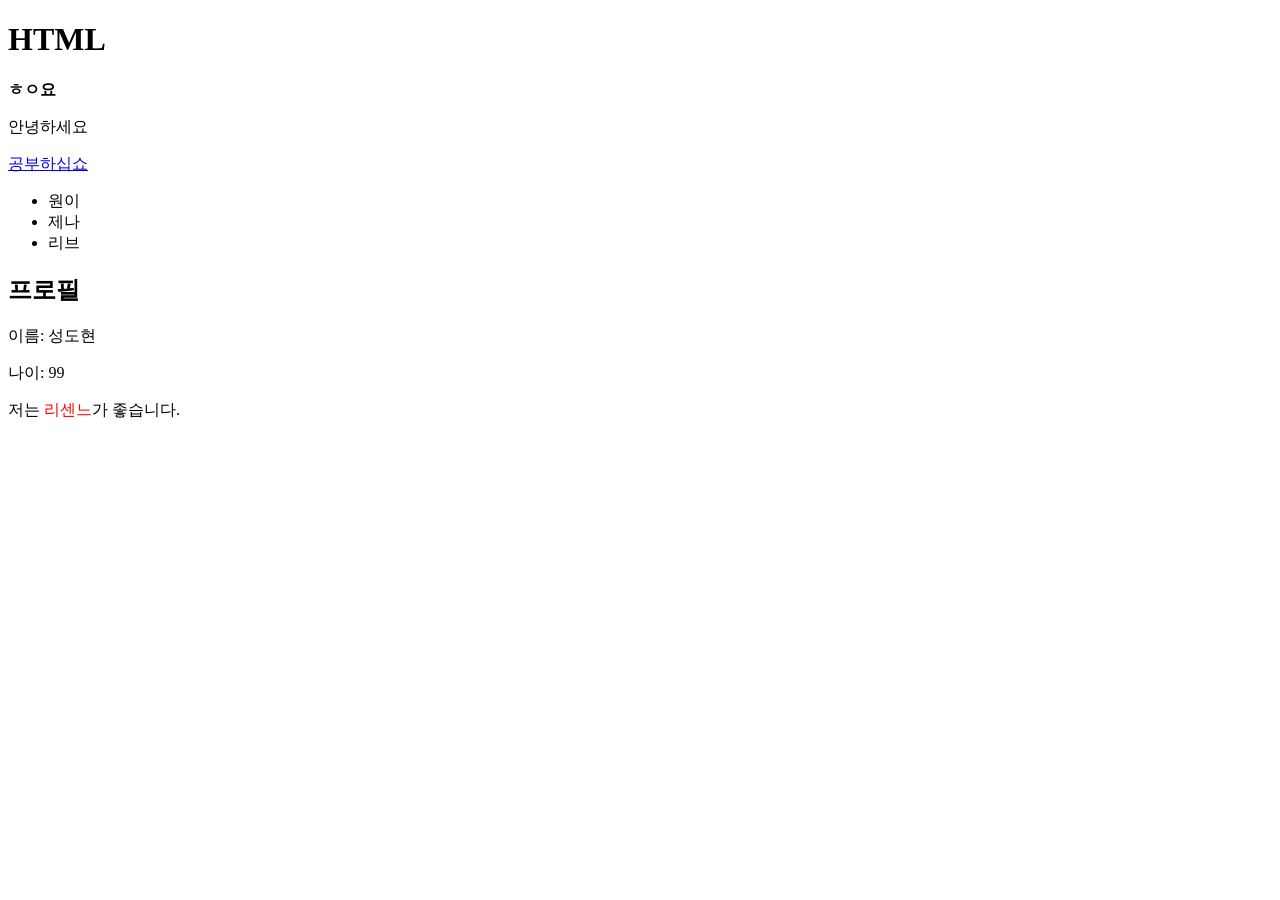
<file: HTML/practice.html>
<!DOCTYPE html>
<html>
<head>
<title>HTML</title>
</head>
<body>

<h1>HTML</h1>

<p>
    <strong>ㅎㅇ요</strong>
</p>
<p class="text">안녕하세요
</p>
<a href="https://app.notion.com/p/a3b2d89e5ce18362b03c010a95ea62e2">공부하십쇼</a>

<ul>
    <li>원이</li>
    <li>제나</li>
    <li>리브</li>
</ul>

<div>
    <h2>프로필</h2>
    <p>이름: 성도현</p>
    <p>나이: 99</p>
</div>

<p>
    저는 <span style="color: red;">리센느</span>가 좋습니다.
</p>

</body> 
</html>
</file>
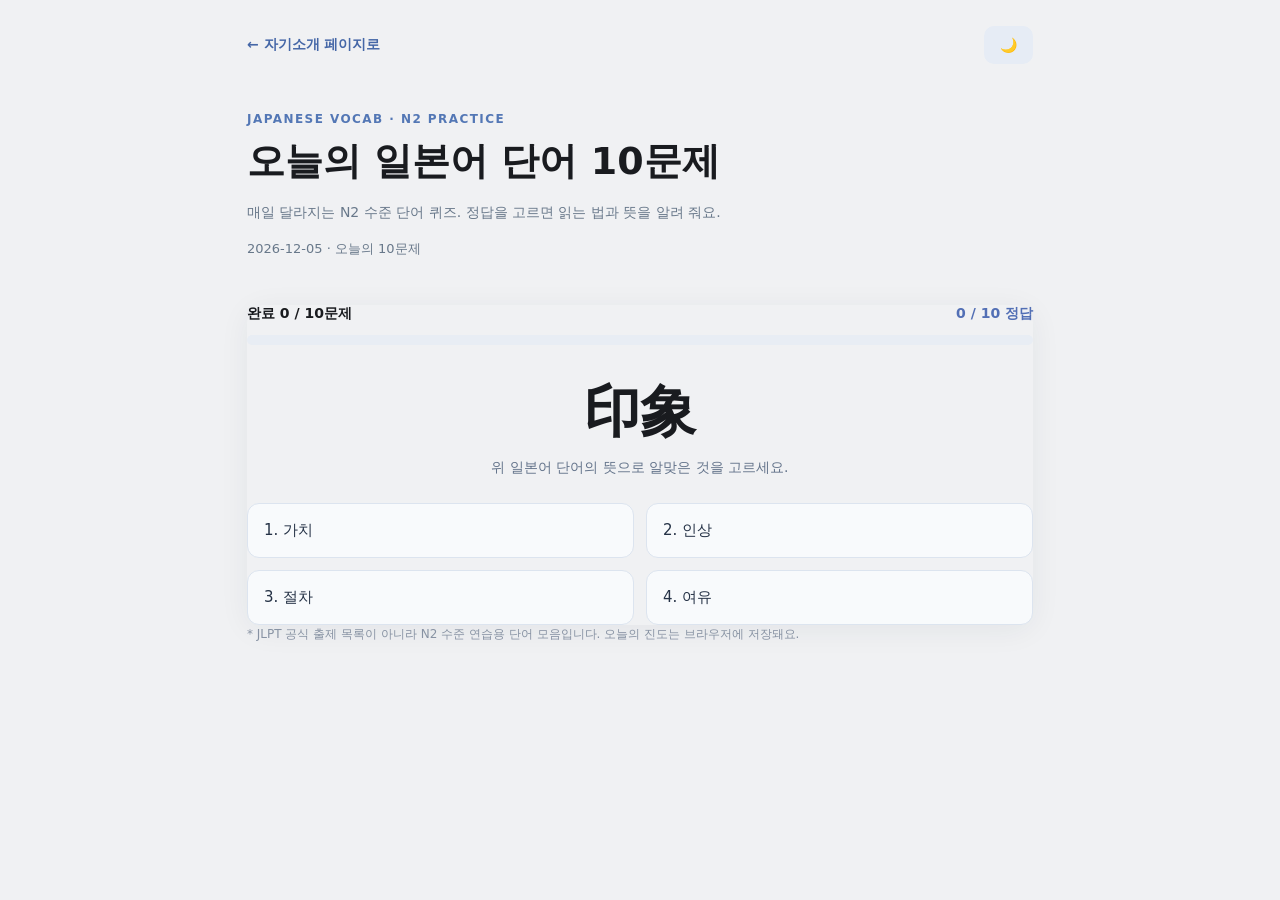
<file: HTML/backup/quiz.html>
<!DOCTYPE html>
<html lang="ko">
<head>
    <meta charset="UTF-8">
    <meta name="viewport" content="width=device-width, initial-scale=1.0">
    <title>오늘의 N2 단어 퀴즈 | 自己紹介</title>
    <!-- 기존 메인 페이지의 기본 디자인과 신규 퀴즈 디자인 적용 -->
    <link rel="stylesheet" href="css/style.css">
    <link rel="stylesheet" href="css/dashboard.css">
    <link rel="stylesheet" href="css/quiz.css">
</head>
<body>
    <main class="quiz-shell">
        <header class="quiz-header">
            <a href="index.html" class="back-link">← 자기소개 페이지로</a>
            <button type="button" id="quizThemeBtn" class="secondary-btn" aria-label="다크모드 전환">🌙</button>
        </header>
        <div class="quiz-hero">
            <span class="quiz-label">JAPANESE VOCAB · N2 PRACTICE</span>
            <h1>오늘의 일본어 단어 10문제</h1>
            <p>매일 달라지는 N2 수준 단어 퀴즈. 정답을 고르면 읽는 법과 뜻을 알려 줘요.</p>
            <p id="quizDate" class="quiz-date"></p>
        </div>
        <section class="content quiz-card" aria-label="단어 퀴즈">
            <div class="quiz-progress-row">
                <strong id="quizProgressText">준비 중...</strong>
                <span id="quizScore">0점</span>
            </div>
            <div class="quiz-progress-track" aria-hidden="true"><div id="quizProgressBar"></div></div>
            <!-- 질문/선택지/결과는 quiz.js가 DOM으로 생성합니다. -->
            <div id="quizStage" aria-live="polite"></div>
        </section>
        <p class="quiz-footnote">* JLPT 공식 출제 목록이 아니라 N2 수준 연습용 단어 모음입니다. 오늘의 진도는 브라우저에 저장돼요.</p>
    </main>
    <!-- quiz.html에서는 Todo 요소가 없으므로 원본 scripts.js를 불러오지 않습니다. -->
    <script src="js/quiz.js"></script>
</body>
</html>
</file>
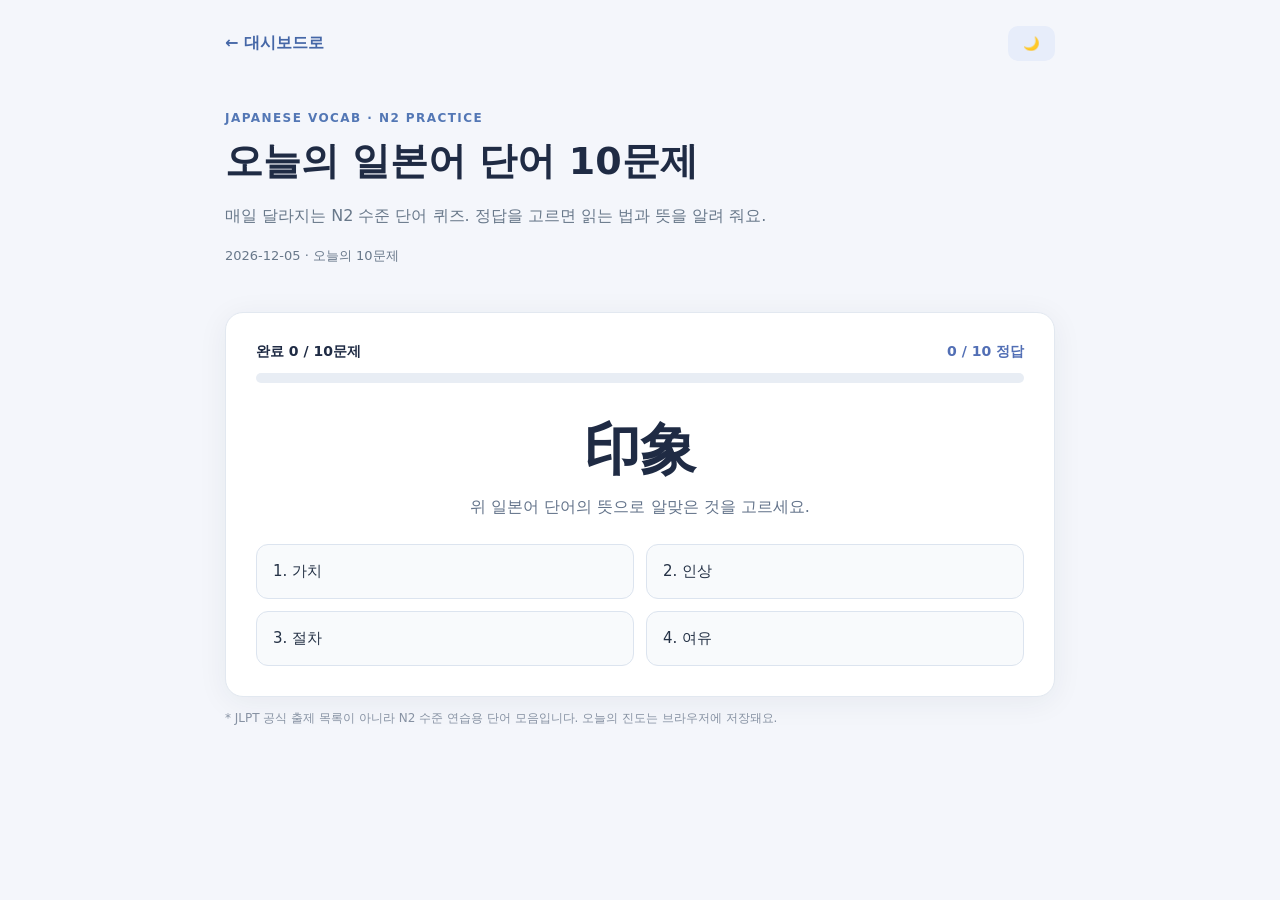
<file: HTML/dashboard/quiz.html>
<!DOCTYPE html>
<html lang="ko">
<head>
    <meta charset="UTF-8">
    <meta name="viewport" content="width=device-width, initial-scale=1.0">
    <title>오늘의 N2 단어 퀴즈 | SR Studio</title>
    <!-- 기존 메인 페이지의 기본 디자인과 신규 퀴즈 디자인 적용 -->
    <link rel="stylesheet" href="css/dashboard.css">
    <link rel="stylesheet" href="css/quiz.css">
</head>
<body>
    <main class="quiz-shell">
        <header class="quiz-header">
            <a href="index.html" class="back-link">← 대시보드로</a>
            <button type="button" id="quizThemeBtn" class="secondary-btn" aria-label="다크모드 전환">🌙</button>
        </header>
        <div class="quiz-hero">
            <span class="quiz-label">JAPANESE VOCAB · N2 PRACTICE</span>
            <h1>오늘의 일본어 단어 10문제</h1>
            <p>매일 달라지는 N2 수준 단어 퀴즈. 정답을 고르면 읽는 법과 뜻을 알려 줘요.</p>
            <p id="quizDate" class="quiz-date"></p>
        </div>
        <section class="content quiz-card" aria-label="단어 퀴즈">
            <div class="quiz-progress-row">
                <strong id="quizProgressText">준비 중...</strong>
                <span id="quizScore">0점</span>
            </div>
            <div class="quiz-progress-track" aria-hidden="true"><div id="quizProgressBar"></div></div>
            <!-- 질문/선택지/결과는 quiz.js가 DOM으로 생성합니다. -->
            <div id="quizStage" aria-live="polite"></div>
        </section>
        <p class="quiz-footnote">* JLPT 공식 출제 목록이 아니라 N2 수준 연습용 단어 모음입니다. 오늘의 진도는 브라우저에 저장돼요.</p>
    </main>
    <!-- quiz.html에서는 Todo 요소가 없으므로 원본 scripts.js를 불러오지 않습니다. -->
    <script src="js/quiz.js"></script>
</body>
</html>
</file>
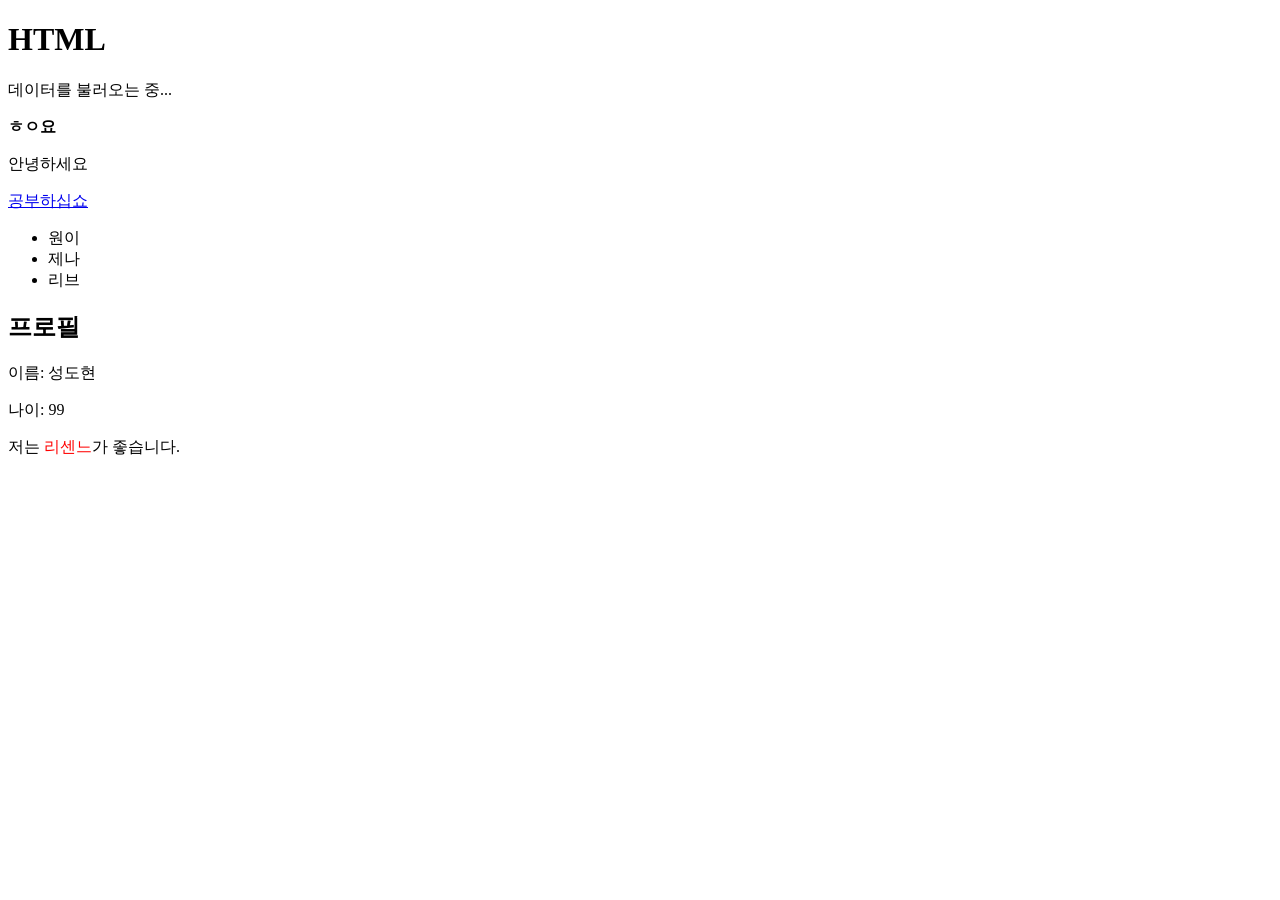
<file: HTML/practice/practice.html>
<!DOCTYPE html>
<html lang="ko">
<head>
<meta charset="UTF-8">
<title>HTML</title>
</head>
<body>

<h1>HTML</h1>



<p id="result">데이터를 불러오는 중...</p>

    <strong>ㅎㅇ요</strong>
</p>
<p class="text">안녕하세요
</p>
<a href="https://app.notion.com/p/a3b2d89e5ce18362b03c010a95ea62e2">공부하십쇼</a>

<ul>
    <li>원이</li>
    <li>제나</li>
    <li>리브</li>
</ul>

<div>
    <h2>프로필</h2>
    <p>이름: 성도현</p>
    <p>나이: 99</p>
</div>

<p>
    저는 <span style="color: red;">리센느</span>가 좋습니다.
</p>

<!-- 외부 JavaScript 파일 연결 -->
<script src="practice.js"></script>

</body> 
</html>
</file>
<file: HTML/backup/css/style.css>
/*
  style.css = 사이트 전체 외관을 담당합니다. .이름은 class, #이름은 id를 뜻합니다.
  CSS 변수 var(--surface)는 :root 또는 body.dark에 적힌 색을 가져옵니다.
  display:flex는 한 줄 정렬, display:grid는 표처럼 행/열 배치입니다.
*/

/* CSS 색상 변수: --page, --surface 등을 바꾸면 여러 요소의 색상이 함께 바뀜 */
:root {
    color-scheme: light;
    --page: #f0f1f3;
    --surface: #ffffff;
    --sidebar: #f8f9fa;
    --surface-soft: #fbfbfc;
    --surface-hover: #f3f4f6;
    --text: #191b1f;
    --text-secondary: #555b65;
    --text-muted: #9298a2;
    --border: #e8eaed;
    --border-strong: #dfe2e6;
    --button: #1c1d20;
    --button-text: #ffffff;
    --shadow: 0 20px 70px rgba(28, 32, 38, .065);
    --focus: #7188a7;
}

/* 기본 설정: box-sizing을 border-box로 맞춰 너비 계산을 쉽게 함 */
* {
    box-sizing: border-box;
}
html {
    scroll-behavior: smooth;
    scroll-padding-top: 32px;
}
body {
    margin: 0;
    background: var(--page);
    color: var(--text);
    font-family: "DM Sans", "Noto Sans KR", sans-serif;
    font-size: 14px;
    -webkit-font-smoothing: antialiased;
    transition: background .22s ease, color .22s ease;
}
a {
    color: inherit;
    text-decoration: none;
}
button, input, select, textarea {
    font: inherit;
}
button {
    cursor: pointer;
}
button:focus-visible, a:focus-visible, input:focus-visible, select:focus-visible, textarea:focus-visible, .skill:focus-visible {
    outline: 2px solid var(--focus);
    outline-offset: 3px;
}
svg.icon {
    display: inline-block;
    width: 18px;
    height: 18px;
    stroke: currentColor;
    stroke-width: 1.75;
    stroke-linecap: round;
    stroke-linejoin: round;
    fill: none;
    flex: none;
}
.svg-defs {
    position: absolute;
    width: 0;
    height: 0;
    overflow: hidden;
    pointer-events: none;
}
[hidden] {
    display: none !important;
}

/* 전체 대시보드 프레임: 최대 폭, 흰 배경, 둥근 모서리, 좌우 flex 배치 */
.app-shell {
    max-width: 1480px;
    width: calc(100% - 64px);
    min-height: calc(100vh - 64px);
    margin: 32px auto;
    border: 1px solid var(--border);
    border-radius: 23px;
    background: var(--surface);
    display: flex;
    overflow: clip;
    box-shadow: var(--shadow);
}

/* 왼쪽 메뉴 전체 디자인 */
.sidebar {
    width: 232px;
    min-width: 232px;
    background: var(--sidebar);
    border-right: 1px solid var(--border);
    padding: 26px 15px 24px;
    display: flex;
    flex-direction: column;
    min-height: calc(100vh - 66px);
}

/* 왼쪽 위 SR Studio 로고 */
.brand {
    display: flex;
    align-items: center;
    gap: 11px;
    padding: 1px 10px 40px;
    font-weight: 700;
    letter-spacing: -.05em;
}
.brand-mark {
    background: #1d1e20;
    color: #fff;
    width: 37px;
    height: 37px;
    border-radius: 11px;
    display: grid;
    place-items: center;
    font-size: 15px;
    font-weight: 700;
    letter-spacing: -.065em;
}
.brand-dot {
    color: #a7bac9;
}
.brand-name {
    font-size: 17px;
}

/* 사이드바의 WORKSPACE 같은 작은 제목 */
.sidebar-label {
    padding: 0 14px 12px;
    font-size: 10px;
    font-weight: 700;
    letter-spacing: .12em;
    color: var(--text-muted);
}

/* 사이드바 메뉴 링크들의 묶음 */
.side-nav {
    display: grid;
    gap: 4px;
}

/* 사이드바 메뉴 한 줄: hover는 마우스 올림, active는 현재 선택 표시 */
.side-link {
    display: flex;
    align-items: center;
    min-height: 43px;
    gap: 13px;
    padding: 0 13px;
    border-radius: 9px;
    color: var(--text-secondary);
    font-weight: 500;
    font-size: 12px;
    transition: background .15s, color .15s;
}
.side-link .icon {
    width: 17px;
    height: 17px;
}
.side-link:hover {
    background: var(--surface-hover);
    color: var(--text);
}
.side-link.active {
    background: var(--surface);
    color: var(--text);
    font-weight: 700;
    box-shadow: 0 1px 5px rgba(0,0,0,.025);
}
.nav-emoji {
    display: grid;
    place-items: center;
    width: 17px;
    height: 17px;
    font-size: 17px;
    color: var(--text-secondary);
}
.favorite-heading {
    padding-top: 38px;
}

/* 사이드바 하단의 사용자 정보 */
.sidebar-bottom {
    margin-top: auto;
    padding-top: 48px;
}
.sidebar-user {
    display: flex;
    align-items: center;
    padding: 13px 9px 16px;
    gap: 10px;
    border-top: 1px solid var(--border);
}
.mini-avatar {
    width: 34px;
    height: 34px;
    border-radius: 50%;
    background: #dbe4ed;
    color: #405469;
    display: grid;
    place-items: center;
    font-size: 10px;
    font-weight: 800;
}
.sidebar-user > div:nth-child(2) {
    min-width: 0;
    flex: 1;
    display: flex;
    flex-direction: column;
    gap: 3px;
}
.sidebar-user strong {
    font-size: 12px;
}
.sidebar-user span {
    font-size: 10px;
    color: var(--text-muted);
    white-space: nowrap;
}
.sidebar-user .online-dot {
    width: 7px;
    height: 7px;
    border-radius: 50%;
    background: #37b476;
}
.sidebar-footnote {
    color: var(--text-muted);
    font-size: 10px;
    padding: 4px 11px;
}
.sidebar-footnote span {
    color: #829aab;
}
.sidebar-scrim {
    display: none;
}

/* 사이드바 오른쪽 작업 영역 */
.workspace {
    flex: 1;
    min-width: 0;
    background: var(--surface);
}

/* 페이지 위쪽 가로 헤더 */
.topbar {
    height: 79px;
    border-bottom: 1px solid var(--border);
    display: flex;
    align-items: center;
    justify-content: space-between;
    padding: 0 36px;
    gap: 24px;
}
.topbar-greeting {
    display: flex;
    align-items: center;
    gap: 13px;
}
.topbar-greeting > div {
    display: grid;
    gap: 4px;
}
.topbar-greeting .eyebrow {
    color: var(--text-muted);
    font-size: 10px;
}
.topbar-greeting strong {
    font-size: 13px;
}
.topbar-actions {
    display: flex;
    align-items: center;
    gap: 17px;
}

/* 헤더의 할 일 검색 입력창 */
.search-field {
    width: 235px;
    height: 38px;
    display: flex;
    align-items: center;
    gap: 9px;
    color: var(--text-muted);
    border: 1px solid var(--border);
    border-radius: 10px;
    background: var(--surface);
    padding: 0 12px;
}
.search-field .icon {
    width: 16px;
    height: 16px;
}
.search-field input {
    background: none;
    border: 0;
    color: var(--text);
    outline: none;
    flex: 1;
    min-width: 0;
    font-size: 12px;
}
.search-field:focus-within {
    border-color: var(--focus);
}
.search-field input::placeholder {
    color: var(--text-muted);
}
.topbar-date {
    color: var(--text-secondary);
    font-size: 11px;
    white-space: nowrap;
}
.header-avatar {
    width: 35px;
    height: 35px;
    border-radius: 50%;
    background: #d3dfd9;
    color: #365148;
    display: grid;
    place-items: center;
    font-size: 10px;
    font-weight: 700;
    border: 3px solid var(--surface);
    box-shadow: 0 0 0 1px var(--border);
}
.mobile-menu-btn {
    display: none !important;
}

/* 메인 영역의 좌우 여백 */
.main-content {
    padding: 35px 34px 18px;
}

/* Studio Space 제목 부분 */
.overview-header {
    display: flex;
    align-items: center;
    justify-content: space-between;
    gap: 16px;
}
.overline, .section-kicker {
    color: var(--text-muted);
    font-size: 10px;
    font-weight: 700;
    letter-spacing: .12em;
}
.overline-sparkle {
    color: #e4a566;
    margin-left: 3px;
    font-size: 13px;
}
h1, h2, h3, p {
    margin-top: 0;
}
.overview-header h1 {
    margin: 7px 0 5px;
    font-size: clamp(25px, 3vw, 32px);
    font-weight: 700;
    letter-spacing: -.055em;
}
.heading-dot {
    color: #8fa3b6;
}
.overview-header p {
    margin: 0;
    font-size: 12px;
    color: var(--text-muted);
}
.outlined-button {
    display: inline-flex;
    align-items: center;
    gap: 8px;
    background: var(--surface);
    border: 1px solid var(--border-strong);
    padding: 11px 13px;
    border-radius: 10px;
    font-size: 11px;
    font-weight: 600;
    white-space: nowrap;
    transition: background .15s;
}
.outlined-button:hover {
    background: var(--surface-hover);
}
.outlined-button .icon {
    width: 14px;
    height: 14px;
}

/* Overview, Task Board, Guestbook 탭 */
.section-tabs {
    margin-top: 28px;
    display: flex;
    gap: 27px;
    border-bottom: 1px solid var(--border);
    overflow-x: auto;
}
.tab {
    display: inline-flex;
    align-items: center;
    gap: 7px;
    font-size: 12px;
    font-weight: 500;
    white-space: nowrap;
    padding: 0 1px 15px;
    margin-bottom: -1px;
    border-bottom: 2px solid transparent;
    color: var(--text-secondary);
}
.tab.active {
    color: var(--text);
    font-weight: 700;
    border-color: var(--text);
}
.tab .icon {
    width: 15px;
    height: 15px;
}

/* 전체 / 진행 중 / 완료 통계를 3열로 배치 */
.stats-grid {
    display: grid;
    grid-template-columns: repeat(3, minmax(0, 1fr));
    gap: 13px;
    margin: 23px 0 35px;
}

/* 각 통계 숫자가 들어 있는 카드 */
.stat-card {
    border: 1px solid var(--border);
    background: var(--surface);
    padding: 16px 18px;
    border-radius: 12px;
}
.stat-card > span {
    font-size: 11px;
    color: var(--text-secondary);
}
.stat-card > div {
    display: flex;
    align-items: center;
    justify-content: space-between;
    margin: 9px 0 1px;
}
.stat-card strong {
    font-size: 27px;
    line-height: 1.3;
    font-weight: 700;
    letter-spacing: -.05em;
}
.stat-card small {
    font-size: 10px;
    color: var(--text-muted);
}
.stat-icon {
    width: 30px;
    height: 30px;
    background: #eef2fa;
    color: #6686b7;
    display: grid;
    place-items: center;
    border-radius: 9px;
}
.stat-icon-yellow {
    background: #fff5da;
    color: #d8a033;
}
.stat-icon-green {
    background: #e1f9eb;
    color: #24a861;
}
.stat-icon .icon {
    width: 15px;
    height: 15px;
}

/* My Task Board 같은 섹션 제목과 오른쪽 설명 */
.section-heading-row {
    display: flex;
    justify-content: space-between;
    align-items: end;
    gap: 16px;
    margin-bottom: 20px;
}
.section-heading-row h2 {
    font-size: 21px;
    margin: 6px 0 4px;
    letter-spacing: -.045em;
}
.section-heading-row p, .panel-intro {
    margin: 0;
    color: var(--text-muted);
    font-size: 11px;
    line-height: 1.8;
}
.board-summary {
    border: 1px solid var(--border);
    border-radius: 8px;
    padding: 10px 12px;
    display: flex;
    align-items: center;
    gap: 6px;
    color: var(--text-secondary);
    font-weight: 600;
    font-size: 11px;
    white-space: nowrap;
}
.board-summary .icon {
    width: 15px;
    height: 15px;
}

/* 아래쪽 Projects & Skills 제목과 간격 */
.lower-heading {
    margin-top: 44px;
}

/* 프로젝트, Tech Stack, Connect 카드를 배치하는 2열 격자 */
.info-grid {
    display: grid;
    grid-template-columns: 1fr 1fr;
    gap: 15px;
}

/* About Me, Project, Tech Stack, 댓글에 공통 사용하는 흰색 카드 */
.panel {
    min-width: 0;
    background: var(--surface);
    border: 1px solid var(--border);
    border-radius: 14px;
    padding: 21px;
}

/* 각 카드의 제목과 작은 보조 문구 */
.panel-heading {
    display: flex;
    justify-content: space-between;
    align-items: center;
    gap: 12px;
    margin-bottom: 16px;
}
.panel-heading h2 {
    margin: 0;
    font-size: 15px;
    letter-spacing: -.025em;
}
.panel-subtitle {
    font-size: 9px;
    font-weight: 700;
    color: var(--text-muted);
    letter-spacing: .09em;
    white-space: nowrap;
}

/* About Me 내부: 왼쪽 사진 / 오른쪽 소개글 */
.profile-layout {
    display: flex;
    align-items: start;
    gap: 19px;
}

/* 프로필 사진이 들어 있는 네모 영역 */
.image-section {
    width: 123px;
    height: 140px;
    flex: none;
    border-radius: 11px;
    background: #eff1f4;
    overflow: hidden;
    display: grid;
    place-items: center;
}

/* 실제 프로필 사진의 크기와 잘림 방식 */
#profileImage {
    display: block;
    width: 100%;
    height: 100%;
    object-fit: cover;
    cursor: pointer;
}
.image-fallback {
    font-size: 35px;
    font-weight: 800;
    letter-spacing: -.08em;
    color: #7e8d9f;
}
.image-fallback span {
    color: #abc0d1;
}
#imageOpenBtn {
    width: 100%;
    height: 100%;
    border: 0;
    display: flex;
    flex-direction: column;
    align-items: center;
    justify-content: center;
    gap: 8px;
    font-size: 11px;
    font-weight: 600;
    color: #667788;
    background: #e7eef3;
}

/* 프로필 소개 텍스트 전체 */
.profile-text {
    min-width: 0;
}
.small-tag {
    font-size: 10px;
    color: var(--text-muted);
    font-weight: 600;
    letter-spacing: .04em;
}
.profile-text h3 {
    font-size: 23px;
    margin: 7px 0 5px;
    letter-spacing: -.055em;
}
.profile-text h3 span {
    font-size: 17px;
}
.profile-school {
    font-weight: 600;
    color: var(--text-secondary) !important;
}
.profile-text p {
    color: var(--text-muted);
    font-size: 11px;
    line-height: 1.8;
    margin-bottom: 8px;
}
.profile-chips {
    display: flex;
    gap: 6px;
    flex-wrap: wrap;
    margin-top: 14px;
}
.profile-chips span {
    font-size: 10px;
    padding: 6px 9px;
    border: 1px solid var(--border);
    border-radius: 6px;
    color: var(--text-secondary);
}

/* 프로젝트 카드 상단의 짙은 색 배너 */
.project-visual {
    border-radius: 11px;
    padding: 14px 15px;
    min-height: 80px;
    display: flex;
    align-items: center;
    gap: 12px;
    position: relative;
    overflow: hidden;
    background: linear-gradient(115deg, #202d3a, #4b6172);
    color: white;
    margin-bottom: 16px;
}
.project-visual .icon {
    width: 30px;
    height: 30px;
    opacity: .9;
}
.project-visual div {
    display: grid;
    gap: 4px;
}
.project-visual div span {
    font-size: 9px;
    letter-spacing: .13em;
    opacity: .65;
}
.project-visual strong {
    font-size: 15px;
    letter-spacing: -.035em;
}
.project-visual-mark {
    position: absolute;
    right: 20px;
    bottom: -26px;
    font-size: 100px;
    font-weight: 800;
    letter-spacing: -.1em;
    opacity: .1;
}
.project-panel h3 {
    font-size: 12px;
    margin-bottom: 7px;
}
.project-panel p {
    color: var(--text-muted);
    font-size: 11px;
    line-height: 1.8;
    margin-bottom: 13px;
}
.project-points {
    margin: 0;
    padding-left: 17px;
    display: grid;
    gap: 6px;
    font-size: 11px;
    color: var(--text-secondary);
}

/* HTML/CSS/Java 기술 카드들을 가로로 배치 */
.skills {
    display: flex;
    gap: 10px;
    flex-wrap: wrap;
    margin-top: 21px;
}

/* 기술 카드 하나; hover 시 툴팁이 표시됨 */
.skill {
    position: relative;
    display: flex;
    flex-direction: column;
    gap: 11px;
    min-width: 80px;
    flex: 1;
    padding: 15px 12px;
    border: 1px solid var(--border);
    border-radius: 10px;
    cursor: help;
    transition: background .18s, border-color .18s;
}
.skill:hover, .skill:focus-visible {
    background: var(--surface-hover);
    border-color: var(--border-strong);
}
.skill-symbol {
    font-size: 17px;
    letter-spacing: -.06em;
    font-weight: 700;
}
.skill strong {
    font-size: 11px;
}

/* 기술 카드에 마우스를 올렸을 때 뜨는 도움말 */
.tooltip {
    pointer-events: none;
    opacity: 0;
    visibility: hidden;
    position: absolute;
    bottom: calc(100% + 10px);
    left: 50%;
    transform: translate(-50%, 5px);
    width: 170px;
    padding: 12px;
    border-radius: 9px;
    background: var(--text);
    color: var(--surface);
    box-shadow: 0 5px 25px rgba(0,0,0,.12);
    font-size: 11px;
    font-weight: 400;
    line-height: 1.6;
    text-align: center;
    z-index: 8;
    transition: all .16s;
}
.skill:hover .tooltip, .skill:focus-visible .tooltip {
    opacity: 1;
    visibility: visible;
    transform: translate(-50%,0);
}

/* GitHub로 연결되는 긴 링크 카드 */
.contact-link {
    display: flex;
    align-items: center;
    padding: 13px;
    margin-top: 23px;
    gap: 12px;
    border: 1px solid var(--border);
    border-radius: 10px;
    transition: background .15s;
}
.contact-link:hover {
    background: var(--surface-hover);
}
.contact-link-icon {
    display: grid;
    place-items: center;
    width: 37px;
    height: 37px;
    background: var(--surface-hover);
    border-radius: 9px;
}
.contact-link > span:nth-child(2) {
    display: grid;
    gap: 4px;
    flex: 1;
    min-width: 0;
}
.contact-link strong {
    font-size: 12px;
}
.contact-link small {
    font-size: 10px;
    color: var(--text-muted);
    overflow-wrap: anywhere;
}
.contact-link .external-icon {
    width: 15px;
    height: 15px;
}

/* 방명록 카드의 간격과 안쪽 여백 */
.guestbook-panel {
    margin-top: 17px;
    padding: 24px;
}
.guestbook-panel .section-kicker {
    display: inline-block;
    margin-bottom: 7px;
}

/* 페이지 맨 아래 저작권 문구 */
.site-footer {
    display: flex;
    justify-content: space-between;
    gap: 12px;
    padding: 28px 0 8px;
    color: var(--text-muted);
    font-size: 10px;
}

/* 스크롤해도 화면 오른쪽에 떠 있는 버튼 모음 */
.floating-menu {
    position: fixed;
    z-index: 50;
    right: 16px;
    top: 50%;
    transform: translateY(-50%);
    padding: 7px;
    display: grid;
    gap: 4px;
    background: var(--surface);
    border: 1px solid var(--border);
    box-shadow: 0 5px 23px rgba(0,0,0,.07);
    border-radius: 12px;
}
.floating-menu button, .icon-button {
    display: grid;
    place-items: center;
    width: 35px;
    height: 35px;
    color: var(--text-secondary);
    border: none;
    border-radius: 8px;
    background: transparent;
}
.floating-menu button:hover, .icon-button:hover {
    background: var(--surface-hover);
}
.floating-menu .icon {
    width: 17px;
    height: 17px;
}
.floating-divider {
    height: 1px;
    background: var(--border);
    margin: 3px 5px;
}

/* 다크모드용 색상 변수: JS가 body에 dark 클래스를 추가하면 적용됨 */
body.dark {
    color-scheme: dark;
    --page: #121416;
    --surface: #1e2023;
    --sidebar: #191b1e;
    --surface-soft: #25272a;
    --surface-hover: #2c2f33;
    --text: #f0f2f3;
    --text-secondary: #bdc1c8;
    --text-muted: #858c97;
    --border: #34373c;
    --border-strong: #43474d;
    --button: #f3f4f6;
    --button-text: #191b1e;
    --shadow: 0 15px 60px rgba(0,0,0,.22);
    --focus: #b0c6e1;
}
body.dark .brand-mark {
    background: #edf0f4;
    color: #232529;
}
body.dark .stat-icon {
    background: #28364d;
    color: #bed3f0;
}
body.dark .stat-icon-yellow {
    background: #433824;
    color: #e4c171;
}
body.dark .stat-icon-green {
    background: #244035;
    color: #8cdfaa;
}
body.dark .mini-avatar, body.dark .header-avatar {
    background: #34494e;
    color: #c6e4e8;
}
body.dark .image-section {
    background: #30343a;
}
body.dark #imageOpenBtn {
    background: #303943;
    color: #c9d4dc;
}
body.dark .project-visual {
    background: linear-gradient(115deg,#26374a,#45586c);
}

/* 반응형: 화면 너비가 (max-width: 1150px) 조건을 만족하면 아래 스타일로 덮어씁니다. */
@media (max-width: 1150px) {
    .app-shell {
        width: calc(100% - 32px);
        margin: 16px auto;
    }
    .sidebar {
        width: 200px;
        min-width: 200px;
    }
    .main-content {
        padding: 28px 24px 18px;
    }
    .topbar {
        padding: 0 24px;
    }
    .topbar-date {
        display: none;
    }
    .profile-layout {
        flex-direction: column;
    }
    .image-section {
        width: 100%;
        max-width: 200px;
    }
}

/* 반응형: 화면 너비가 (max-width: 800px) 조건을 만족하면 아래 스타일로 덮어씁니다. */
@media (max-width: 800px) {
    .app-shell {
        width: 100%;
        margin: 0;
        border: 0;
        border-radius: 0;
    }
    .sidebar {
        position: fixed;
        z-index: 101;
        left: 0;
        top: 0;
        bottom: 0;
        width: 240px;
        min-width: 240px;
        min-height: 100vh;
        transform: translateX(-100%);
        transition: transform .2s;
    }
    .sidebar.open {
        transform: translateX(0);
    }
    .sidebar-scrim:not([hidden]) {
        display: block;
        position: fixed;
        inset: 0;
        background: rgba(0,0,0,.35);
        z-index: 100;
    }
    .topbar {
        height: 70px;
    }
    .mobile-menu-btn {
        display: grid !important;
    }
    .search-field {
        width: clamp(140px, 35vw, 240px);
    }
    .floating-menu {
        right: 10px;
    }
}

/* 반응형: 화면 너비가 (max-width: 580px) 조건을 만족하면 아래 스타일로 덮어씁니다. */
@media (max-width: 580px) {
    .main-content {
        padding: 24px 18px 10px;
    }
    .topbar {
        padding: 0 17px;
        gap: 12px;
    }
    .search-field {
        width: 135px;
    }
    .header-avatar {
        display: none;
    }
    .overview-header {
        align-items: start;
    }
    .overview-header h1 {
        font-size: 27px;
    }
    .github-top {
        padding: 9px;
        font-size: 0;
        gap: 0;
    }
    .github-top .icon {
        width: 16px;
        height: 16px;
    }
    .section-tabs {
        gap: 19px;
    }
    .stats-grid {
        gap: 7px;
    }
    .stat-card {
        padding: 13px 12px;
    }
    .stat-card strong {
        font-size: 24px;
    }
    .stat-icon {
        width: 25px;
        height: 25px;
    }
    .stat-card > span {
        font-size: 10px;
    }
    .info-grid {
        grid-template-columns: 1fr;
    }
    .profile-layout {
        flex-direction: row;
    }
    .image-section {
        width: 95px;
        height: 123px;
    }
    .panel {
        padding: 18px;
    }
    .site-footer {
        flex-direction: column;
    }
}

/* 반응형: 화면 너비가 (max-width: 380px) 조건을 만족하면 아래 스타일로 덮어씁니다. */
@media (max-width: 380px) {
    .profile-layout {
        flex-direction: column;
    }
    .search-field {
        width: 105px;
    }
}

/* 반응형: 화면 너비가 (prefers-reduced-motion: reduce) 조건을 만족하면 아래 스타일로 덮어씁니다. */
@media (prefers-reduced-motion: reduce) {
    *, *::before, *::after {
        scroll-behavior: auto !important;
        transition-duration: 0s !important;
        animation-duration: 0s !important;
    }
}

/* 접기·펼치기: 카드 제목을 누를 수 있음을 표시 */
.content.panel .panel-heading h2 {
    cursor: pointer;
}
.content.panel .panel-heading h2:hover {
    color: var(--text-secondary);
}
.content.panel.collapsed > :not(.panel-heading) {
    display: none !important;
}
.content.panel.collapsed {
    padding-bottom: 7px;
}
.content.panel.collapsed .panel-heading {
    margin-bottom: 14px;
}

/* ============================================================
   ★ 이번 요청으로 추가한 배치 조정 ★
   About Me가 메인 화면에서 할 일 보드보다 먼저 나옵니다.
   HTML의 <div class="about-featured">가 이 스타일을 사용합니다.
   ============================================================ */
.about-featured {
    margin: 24px 0 28px;
}

.about-featured .profile-panel {
    padding: 24px;
}

.about-featured .profile-layout {
    flex-direction: row;
    align-items: center;
    gap: 25px;
}

.about-featured .image-section {
    width: 146px;
    height: 158px;
}

/* About Me를 제외한 소개 카드는 아래쪽 2열로 배치합니다. */
.info-grid .project-panel {
    grid-column: 1 / -1;
}

/* 휴대폰에서는 소개 카드가 화면에 맞게 줄어듭니다. */
@media (max-width: 580px) {
    .about-featured .profile-panel { padding: 18px; }
    .about-featured .profile-layout { gap: 13px; }
    .about-featured .image-section { width: 95px; height: 123px; }
    .info-grid .project-panel { grid-column: auto; }
}

@media (max-width: 380px) {
    .about-featured .profile-layout { flex-direction: column; align-items: start; }
}


/* ============================================================
   언어 선택기 (한국어 / 日本語 / English)
   상단 검색창 옆의 드롭다운. 모바일에서도 보이도록 너비를 조절합니다.
   ============================================================ */
.language-picker {
    display: flex;
    align-items: center;
    gap: 7px;
    color: var(--text-secondary);
    font-size: 11px;
    white-space: nowrap;
}
.language-caption {
    color: var(--text-muted);
    font-size: 10px;
    font-weight: 700;
    letter-spacing: .06em;
}
.language-picker select {
    min-width: 95px;
    height: 37px;
    padding: 0 28px 0 11px;
    border: 1px solid var(--border);
    border-radius: 10px;
    background: var(--surface);
    color: var(--text);
    font: inherit;
    font-size: 12px;
    font-weight: 600;
    cursor: pointer;
}
.language-picker select:focus-visible {
    outline: 2px solid var(--focus);
    outline-offset: 2px;
}
/* 작은 창에서는 '언어' 라벨은 숨기고 선택 상자만 표시 */
@media (max-width: 1250px) {
    .language-caption { display: none; }
    .topbar-actions { gap: 10px; }
}
@media (max-width: 580px) {
    .topbar-actions { gap: 7px; }
    .language-picker select { min-width: 82px; max-width: 89px; padding: 0 6px; }
    .search-field { width: clamp(75px, 20vw, 105px); padding: 0 8px; }
    .topbar-greeting { gap: 6px; }
    .topbar-greeting .eyebrow { display: none; }
    .topbar-greeting strong { font-size: 11px; }
}
@media (max-width: 380px) {
    .topbar { padding: 0 10px; gap: 5px; }
    .topbar-actions { gap: 5px; }
    .language-picker select { min-width: 75px; max-width: 78px; font-size: 11px; padding: 0 2px; }
    .search-field { width: 70px; }
}
</file>
<file: HTML/backup/css/dashboard.css>
/* ========================================
   신규 대시보드 전용 스타일
   원래 CSS를 덮어쓰지 않도록 클래스 이름 분리
======================================== */

/* 폰트, 여백, 상자 크기 계산을 일관되게 설정 */
.dashboard-section, .dashboard-section *, .quick-nav *, .quiz-shell, .quiz-shell * {
    box-sizing: border-box;
}

/* 인트로 아래 빠른 이동 링크 */
.quick-nav {
    display: flex;
    flex-wrap: wrap;
    justify-content: center;
    gap: 10px;
    margin-top: 26px;
}
.quick-nav a {
    padding: 10px 16px;
    border-radius: 999px;
    background: rgba(255, 255, 255, 0.18);
    color: #fff;
    text-decoration: none;
    font-weight: 600;
    transition: background 0.2s ease;
}
.quick-nav a:hover, .quick-nav a:focus-visible {
    background: rgba(255, 255, 255, 0.3);
}

/* 기존 .content와 조화되도록 부드러운 카드 스타일 */
.dashboard-section {
    border-radius: 16px;
    font-family: "Pretendard", "Noto Sans KR", system-ui, sans-serif;
}
.dashboard-section > h1 { margin-top: 0; }
.dash-description { margin: 8px 0 23px; color: #64748b; line-height: 1.6; }
.dash-note { font-size: 12px; color: #7b8795; line-height: 1.6; }

/* 캘린더와 D-day를 넓은 화면에서는 2열, 작은 화면에서는 1열로 */
.planner-grid {
    display: grid;
    grid-template-columns: minmax(0, 1.15fr) minmax(250px, 0.85fr);
    gap: 22px;
}
.planner-panel {
    min-width: 0;
    padding: 22px;
    border: 1px solid #e3e8f0;
    border-radius: 14px;
    background: #f8fafc;
}
.planner-panel h2 { font-size: 19px; margin: 0 0 16px; }

/* 월 이동 버튼, 오늘 이동 버튼 */
.calendar-toolbar { display: flex; justify-content: center; align-items: center; gap: 8px; margin-bottom: 18px; }
.calendar-toolbar strong { flex: 1; text-align: center; font-size: 18px; white-space: nowrap; }
.primary-btn, .secondary-btn {
    border: 0;
    border-radius: 10px;
    padding: 11px 16px;
    font: inherit;
    cursor: pointer;
}
.primary-btn { background: #526fb5; color: #fff; font-weight: 700; }
.primary-btn:hover { background: #3f5e9d; }
.secondary-btn { background: #e6ecf5; color: #344660; }
.secondary-btn:hover { background: #d3dfed; }
.calendar-toolbar > button { flex-shrink: 0; min-width: 35px; padding: 8px 9px; }
.calendar-toolbar .today-btn { font-size: 12px; }

/* 일~토 7열 구조 */
.calendar-grid { display: grid; grid-template-columns: repeat(7, minmax(0, 1fr)); gap: 5px; }
.calendar-weekdays { text-align: center; margin-bottom: 8px; color: #64748b; font-size: 12px; font-weight: 700; }
.calendar-weekdays > span { padding: 7px 0; }
.calendar-weekdays > span:first-child { color: #d65f6c; }
.calendar-weekdays > span:last-child { color: #5d80d2; }
.calendar-day {
    position: relative;
    min-height: 56px;
    width: 100%;
    border: 1px solid transparent;
    border-radius: 9px;
    background: transparent;
    color: inherit;
    cursor: pointer;
    text-align: center;
    padding: 7px 2px 5px;
    font: inherit;
}
.calendar-day:hover { background: #edf1fb; }
.calendar-day.outside-month { opacity: 0.35; }
.calendar-day.is-today { border-color: #7394d3; font-weight: 800; }
.calendar-day.is-selected { background: #526fb5; color: #fff; }
.calendar-day .day-number { display: block; font-size: 14px; }
.calendar-day .event-dots { display: block; margin-top: 3px; font-size: 10px; font-weight: 700; color: #526fb5; }
.calendar-day.is-selected .event-dots { color: #fff; }
.calendar-help { font-size: 13px; margin: 16px 0 0; color: #64748b; }

/* D-day 입력 폼 / 목록 */
.dday-form { display: grid; gap: 8px; }
.dday-form label { color: #526276; font-size: 13px; font-weight: 700; }
.dday-form input {
    width: 100%;
    padding: 11px 12px;
    border: 1px solid #d9e0ea;
    background: #fff;
    border-radius: 9px;
    color: #243044;
    font: inherit;
}
.dday-form button { margin-top: 4px; }
.dday-list { padding: 0; margin: 22px 0 0; list-style: none; display: grid; gap: 9px; }
.dday-item { display: flex; align-items: center; justify-content: space-between; gap: 12px; padding: 12px; border-radius: 11px; background: #fff; border: 1px solid #e6eaf1; }
.dday-item-main { min-width: 0; }
.dday-item-name { display: block; font-weight: 700; overflow-wrap: anywhere; }
.dday-item-date { display: block; margin-top: 4px; font-size: 12px; color: #68788b; }
.dday-item-actions { display: flex; align-items: center; gap: 8px; flex-shrink: 0; }
.dday-badge { color: #345b9b; background: #e8f0ff; border-radius: 999px; padding: 6px 8px; font-weight: 800; white-space: nowrap; font-size: 12px; }
.dday-delete { border: 0; background: transparent; color: #77859a; cursor: pointer; font-size: 19px; padding: 4px 6px; }
.dday-delete:hover { color: #cf4b60; }
.dday-empty { margin: 0; font-size: 13px; color: #708090; }

/* 실제 날씨 조회 카드 */
.weather-status { margin: 14px 0 0; color: #64748b; font-size: 14px; }
.weather-details { margin-top: 18px; max-width: 550px; padding: 22px; border-radius: 14px; background: #f2f6fc; border: 1px solid #e3eaf5; }
.weather-details[hidden] { display: none; }
.weather-overview { display: flex; align-items: center; gap: 18px; }
.weather-icon { font-size: 52px; }
.weather-temp { font-size: 32px; line-height: 1.2; }
.weather-condition { margin: 4px 0 0; color: #61718a; }
.weather-metrics { display: flex; flex-wrap: wrap; gap: 10px; margin-top: 18px; }
.weather-metrics > span { background: #fff; color: #42516a; border-radius: 8px; padding: 10px 12px; font-size: 13px; }
.weather-metrics strong { color: #1c3760; }

/* 퀴즈 바로가기 링크를 버튼처럼 표시 */
.link-btn { display: inline-flex; text-decoration: none; align-items: center; }

/* 좁은 화면에서 skill 툴팁과 달력 자연스럽게 줄 바꿈 */
.skills { flex-wrap: wrap; }
.skill:focus-visible { outline: 2px solid #526fb5; outline-offset: 2px; }
.skill:focus-visible .tooltip { display: block; }

/* 기존 다크모드에 맞춘 신규 컴포넌트 스타일 */
body.dark .dash-description,
body.dark .dash-note,
body.dark .calendar-help,
body.dark .weather-status { color: #aebcce; }
body.dark .planner-panel, body.dark .weather-details { background: #333943; border-color: #4a5361; }
body.dark .secondary-btn { background: #424c5b; color: #f3f7ff; }
body.dark .secondary-btn:hover, body.dark .calendar-day:hover { background: #4e5b6f; }
body.dark .calendar-weekdays, body.dark .dday-form label, body.dark .dday-item-date, body.dark .weather-condition { color: #b5c3d4; }
body.dark .dday-form input { background: #252a33; border-color: #566071; color: #fff; color-scheme: dark; }
body.dark .dday-item, body.dark .weather-metrics > span { background: #262d37; border-color: #4c5768; color: #edf2fb; }
body.dark .dday-badge { background: #3a5178; color: #e5efff; }
body.dark .weather-metrics strong { color: #f3f8ff; }

@media (max-width: 800px) {
    .planner-grid { grid-template-columns: minmax(0, 1fr); }
    .dashboard-section { padding: 20px; }
    .planner-panel { padding: 15px; }
    .calendar-day { min-height: 49px; }
}
@media (max-width: 480px) {
    .intro { padding: 30px 16px; }
    .dashboard-section { padding: 16px; }
    .calendar-grid { gap: 2px; }
    .calendar-day { min-height: 42px; }
    .calendar-toolbar strong { font-size: 15px; }
    .floating-menu { right: 6px; }
}
</file>
<file: HTML/backup/css/quiz.css>
/* ========================================
   퀴즈 전용 CSS - 기존 공통 CSS와 함께 사용
======================================== */
.quiz-shell { max-width: 830px; margin: 0 auto; padding: 26px 22px 60px; font-family: "Pretendard", "Noto Sans KR", system-ui, sans-serif; }
.quiz-header { display: flex; justify-content: space-between; align-items: center; gap: 10px; }
.back-link { color: #4567a7; text-decoration: none; font-weight: 700; }
.back-link:hover { text-decoration: underline; }
.quiz-hero { padding: 46px 0 20px; }
.quiz-label { font-size: 12px; font-weight: 900; letter-spacing: 0.12em; color: #5377b5; }
.quiz-hero h1 { font-size: clamp(26px, 5vw, 38px); margin: 10px 0 14px; }
.quiz-hero p { color: #68788a; line-height: 1.65; }
.quiz-date { font-size: 13px; }
.quiz-card { margin-top: 12px; border-radius: 18px; box-shadow: 0 5px 30px #182b4410; }
.quiz-progress-row { display: flex; justify-content: space-between; gap: 10px; align-items: center; font-size: 14px; }
#quizScore { color: #526fb5; font-weight: 800; }
.quiz-progress-track { background: #e8edf4; height: 10px; border-radius: 20px; overflow: hidden; margin: 12px 0 30px; }
#quizProgressBar { width: 0%; height: 100%; background: #526fb5; border-radius: inherit; transition: width .25s ease; }
.quiz-word { font-size: clamp(35px, 8vw, 56px); text-align: center; font-weight: 800; margin: 5px 0; }
.quiz-instruction { color: #64748b; text-align: center; margin: 8px 0 26px; }
.quiz-options { display: grid; grid-template-columns: repeat(2, 1fr); gap: 12px; }
.quiz-option { cursor: pointer; border: 1px solid #dce4ef; border-radius: 12px; background: #f8fafc; color: #253246; text-align: left; padding: 17px 16px; font: inherit; font-size: 15px; transition: border-color .15s, background .15s; }
.quiz-option:hover:not(:disabled) { border-color: #7898d4; background: #edf3fc; }
.quiz-option:disabled { cursor: default; }
.quiz-option.correct { border-color: #41a579; background: #e6f7ef; color: #136344; font-weight: 700; }
.quiz-option.incorrect { border-color: #d7747d; background: #ffebec; color: #ac3746; }
.quiz-feedback { margin-top: 22px; padding: 19px; border-radius: 13px; background: #f0f5fc; line-height: 1.8; }
.quiz-feedback strong { display: block; margin-bottom: 4px; }
.quiz-feedback p { margin: 5px 0; }
.quiz-next { margin-top: 15px; width: 100%; }
.quiz-result-title { text-align: center; margin: 10px 0; font-size: 30px; }
.quiz-result-score { text-align: center; font-size: 27px; font-weight: 800; color: #526fb5; }
.quiz-review-list { margin: 24px 0 0; padding: 0; list-style: none; display: grid; gap: 10px; }
.quiz-review-list li { border-radius: 10px; background: #f5f7fb; padding: 12px 14px; display: grid; gap: 5px; }
.quiz-review-list small { color: #607083; }
.quiz-footnote { color: #8792a3; font-size: 12px; line-height: 1.6; }
body.dark .back-link, body.dark .quiz-label { color: #a5c4ff; }
body.dark .quiz-hero p, body.dark .quiz-instruction, body.dark .quiz-footnote { color: #b3c2d5; }
body.dark .quiz-option, body.dark .quiz-review-list li { background: #333b47; border-color: #566273; color: #f4f6fd; }
body.dark .quiz-option:hover:not(:disabled) { background: #435269; }
body.dark .quiz-option.correct { background: #234d3d; border-color: #47b489; color: #e5ffed; }
body.dark .quiz-option.incorrect { background: #653c45; border-color: #d7747d; color: #ffedf1; }
body.dark .quiz-feedback { background: #39475a; }
body.dark .quiz-review-list small { color: #aebed2; }
@media(max-width: 530px) { .quiz-shell { padding: 17px 13px 45px; } .quiz-card { padding: 18px; } .quiz-options { grid-template-columns: 1fr; } }
</file>
<file: HTML/dashboard/css/dashboard.css>
/* ============================================================
   SR Studio · 대시보드 기능 통합 CSS
   중요: style.css / todo.css / comment.css는 건드리지 않습니다.
   새로운 기능에만 dashboard- / feature- 접두어와 해당 클래스 사용.
   공통 .panel, .section-heading-row 등의 원래 디자인을 상속합니다.
============================================================ */

/* (1) 기존 할 일 보드 안에 들어가는 3개 기능 바로가기 */
.task-utility-strip, .task-utility-strip * ,
.dashboard-integrations, .dashboard-integrations * { box-sizing: border-box; }
.task-utility-strip { margin: 20px 0 24px; padding: 18px 20px; border: 1px solid #e3e7ef; border-radius: 15px; background: #f8f9fc; }
.task-utility-heading { display: flex; align-items: baseline; flex-wrap: wrap; column-gap: 12px; row-gap: 5px; margin-bottom: 13px; }
.task-utility-heading strong { font-size: 15px; }
.task-utility-eyebrow { font-size: 10px; letter-spacing: .14em; color: #7182a0; font-weight: 800; }
.task-utility-caption { font-size: 12px; color: #7e899d; }
.task-utility-links { display: grid; grid-template-columns: repeat(3,minmax(0,1fr)); gap: 10px; }
.task-utility-link { min-width: 0; display: flex; align-items: center; gap: 11px; padding: 13px; background: #fff; border: 1px solid #e5e9f2; border-radius: 12px; color: inherit; text-decoration: none; transition: border-color .15s, transform .15s; }
.task-utility-link:hover, .task-utility-link:focus-visible { border-color: #879ad4; transform: translateY(-1px); }
.task-utility-link > span:nth-child(2) { flex: 1; min-width: 0; }
.task-utility-link strong { display: block; font-size: 13px; font-weight: 700; }
.task-utility-link small { display: block; margin-top: 4px; font-size: 11px; color: #748196; line-height: 1.45; }
.task-utility-icon { display: inline-flex; width: 31px; height: 31px; border-radius: 9px; align-items: center; justify-content: center; background: #edf1fa; font-size: 16px; flex: none; }
.task-utility-link > span:last-child { flex: none; color: #8995ad; }

/* (2) 새 패널을 main-content 안에 넣어 기존 본문 너비·간격에 맞춤 */
.dashboard-integrations { min-width: 0; margin: 2px 0 35px; }
.dashboard-integrations > .section-heading-row { margin-bottom: 18px; }
.dashboard-feature { margin-bottom: 18px; scroll-margin-top: 90px; }
.daily-tool-panel { scroll-margin-top: 90px; }
.feature-panel-heading { display:flex; align-items:flex-end; justify-content:space-between; flex-wrap:wrap; gap:12px; margin-bottom:13px; }
.feature-panel-heading h3, .feature-inner-heading h3 { margin: 5px 0 0; font-size: clamp(17px,2vw,20px); }
.feature-heading-hint { font-size: 12px; color: #788499; }
.feature-inner-heading { display:flex; align-items:center; flex-wrap:wrap; justify-content:space-between; gap:10px; margin:0 0 14px; }
.feature-inner-heading .panel-subtitle { font-size: 11px; }
.planner-grid { display: grid; grid-template-columns: minmax(0,1.16fr) minmax(300px,.84fr); gap:18px; align-items:stretch; }
.planner-panel { min-width:0; padding:22px; }
.daily-tool-grid { display:grid; grid-template-columns: repeat(2, minmax(0,1fr)); gap:18px; align-items:stretch; }
.daily-tool-panel { min-width:0; padding:23px; display:flex; flex-direction:column; }
.dashboard-integrations .dash-description { margin: 0 0 17px; color:#738095; line-height:1.75; font-size:13px; }
.dashboard-integrations .dash-note { font-size: 11px; line-height:1.7; color:#8290a4; margin: 15px 0 0; }
.dashboard-integrations .dash-note a { color:inherit; text-underline-offset: 2px; }

/* (3) 캘린더 UI; 브라우저 및 원래 카드의 색·폰트를 상속 */
.calendar-toolbar { display:flex; align-items:center; gap:8px; margin-bottom:13px; }
.calendar-toolbar strong { min-width:0; flex:1; text-align:center; white-space:nowrap; font-size:15px; }
.dashboard-integrations button { font: inherit; cursor:pointer; }
.feature-primary-btn, .feature-secondary-btn { border: 0; border-radius: 9px; padding:10px 14px; font-size:13px; font-weight:700; transition:filter .15s, background .15s; }
.feature-primary-btn { background:#556bb5; color:white; }
.feature-primary-btn:hover { filter:brightness(.92); }
.feature-primary-btn:disabled { cursor:wait; opacity:.65; }
.feature-secondary-btn { background:#edf0f7; color:#42516b; }
.feature-secondary-btn:hover { background:#e0e7f5; }
.calendar-toolbar .feature-secondary-btn { min-width:34px; padding:7px 10px; flex-shrink:0; }
.calendar-grid { display:grid; grid-template-columns: repeat(7,minmax(0,1fr)); gap:4px; }
.calendar-weekdays { font-size:11px; color:#8792a6; text-align:center; font-weight:700; margin: 0 0 7px; }
.calendar-weekdays > span { padding:6px 0; }
.calendar-weekdays > span:first-child { color:#d36c77; }
.calendar-weekdays > span:last-child { color:#607fc9; }
.calendar-day { position:relative; display:flex; flex-direction:column; align-items:center; justify-content:center; gap:3px; border:1px solid transparent; background:transparent; color:inherit; width:100%; min-width:0; min-height:43px; border-radius:8px; padding:5px 2px; }
.calendar-day:hover { background: #edf2fc; }
.calendar-day.outside-month { opacity:.33; }
.calendar-day.is-today { border-color: #92a5d2; font-weight:800; }
.calendar-day.is-selected { background:#556bb5; color:#fff; }
.calendar-day .day-number { font-size:13px; }
.calendar-day .event-dots { font-size:9px; color:#596db4; white-space:nowrap; }
.calendar-day.is-selected .event-dots { color:#fff; }
.calendar-help { font-size:11px; margin:12px 0 0; color:#8390a2; }

/* (4) D-day 등록 폼 & 리스트 */
.dday-form { display:grid; gap:8px; }
.dday-form label { font-size:12px; font-weight:700; color:#56637a; }
.dday-form input { min-width:0; width:100%; border:1px solid #e0e5ed; border-radius:9px; background:#fff; color:#2d394b; padding:11px 12px; font:inherit; font-size:13px; }
.dday-form .feature-primary-btn { margin-top:5px; }
.dday-list { list-style:none; margin:16px 0 0; padding:0; display:grid; gap:8px; }
.dday-item { display:flex; justify-content:space-between; align-items:center; gap:9px; min-width:0; padding:11px; border:1px solid #e6eaf1; border-radius:10px; background:#f8f9fc; }
.dday-item-main { min-width:0; }
.dday-item-name { font-weight:700; font-size:13px; overflow-wrap:anywhere; }
.dday-item-date { display:block; font-size:11px; color:#8190a4; margin-top:4px; }
.dday-item-actions { flex:none; display:flex; align-items:center; gap:4px; }
.dday-badge { display:inline-block; padding:5px 7px; border-radius:999px; background:#e9eefa; color:#526bb1; font-size:11px; font-weight:800; white-space:nowrap; }
.dday-delete { border:0; background:transparent; color:#8894a7; padding:5px; font-size:18px !important; }
.dday-delete:hover { color:#c44e64; }
.dday-empty { font-size:12px; color:#8693a6; padding:5px 0; }

/* (5) 날씨와 N2 퀴즈 카드. 동일한 기본 .panel 디자인 사용 */
.weather-panel .feature-primary-btn { align-self:flex-start; }
.weather-status { font-size:12px; color:#7a8799; margin:13px 0 0; }
.weather-details { margin: 14px 0 0; padding:15px; border-radius:11px; background:#f5f7fb; border:1px solid #e7ebf4; }
.weather-details[hidden] { display:none; }
.weather-overview { display:flex; align-items:center; gap:15px; }
.weather-icon { font-size:40px; }
.weather-temp { font-size:28px; letter-spacing:-.04em; }
.weather-condition { font-size:13px; color:#788499; margin:3px 0 0; }
.weather-metrics { margin:13px 0 0; display:flex; flex-wrap:wrap; gap:9px; }
.weather-metrics > span { background:#fff; border:1px solid #e9edf4; border-radius:8px; padding:7px 9px; color:#718093; font-size:11px; }
.weather-metrics strong { color:#41516b; }
.quiz-mini-summary { background:#f5f7fb; border:1px solid #e5ebf4; border-radius:10px; padding:14px; margin:0 0 18px; color:#526588; font-size:13px; }
.feature-link-btn { display:inline-flex; justify-content:space-between; gap:20px; align-items:center; text-decoration:none; align-self:stretch; margin-top:auto; }
.feature-link-btn:hover { color:#fff; }

/* (6) 원래 다크모드에서는 새 요소만 따로 대응. 원본 body, svg, 카드에는 영향 없음 */
body.dark .task-utility-strip { background:#242e3c; border-color:#3c4757; }
body.dark .task-utility-link, body.dark .dday-item { background:#2c3645; border-color:#485364; color:#f4f7fc; }
body.dark .task-utility-eyebrow, body.dark .task-utility-caption, body.dark .task-utility-link small,
body.dark .feature-heading-hint, body.dark .dash-description, body.dark .dashboard-integrations .dash-description,
body.dark .dashboard-integrations .dash-note, body.dark .dday-form label, body.dark .dday-item-date,
body.dark .calendar-help, body.dark .weather-status, body.dark .weather-condition { color:#b1bdcf; }
body.dark .feature-secondary-btn { background:#3a475b; color:#eff4fc; }
body.dark .feature-secondary-btn:hover, body.dark .calendar-day:hover { background:#46536b; }
body.dark .dday-form input { background:#222a39; color:#f1f5fc; border-color:#4a5669; color-scheme:dark; }
body.dark .dday-badge { background:#3b4d6e; color:#dce8ff; }
body.dark .weather-details, body.dark .quiz-mini-summary { background:#283344; border-color:#435066; color:#dfebff; }
body.dark .weather-metrics > span { background:#354258; border-color:#48566a; color:#dae4f4; }
body.dark .weather-metrics strong { color:#f7f9ff; }
body.dark .task-utility-icon { background:#3b475c; }
body.dark .calendar-weekdays { color:#b4c1d1; }

/* (7) 모니터 크기에 따라 기존 대시보드 그리드처럼 반응형으로 변환 */
@media (max-width: 1050px) {
 .planner-grid { grid-template-columns:repeat(2,minmax(0,1fr)); gap:12px; }
 .planner-panel { padding:17px; }
}
@media (max-width: 850px) {
 .planner-grid, .daily-tool-grid { grid-template-columns:minmax(0,1fr); }
 .task-utility-links { grid-template-columns: repeat(3,minmax(0,1fr)); }
}
@media (max-width: 600px) {
 .task-utility-links { grid-template-columns: minmax(0,1fr); }
 .task-utility-strip { padding:14px; }
 .planner-panel, .daily-tool-panel { padding:16px; }
 .calendar-grid { gap:2px; }
 .calendar-day { min-height:41px; }
 .feature-panel-heading { align-items:flex-start; }
}
</file>
<file: HTML/dashboard/css/quiz.css>
/* ========================================
   퀴즈 전용 CSS - 기존 공통 CSS와 함께 사용
======================================== */
.quiz-shell { max-width: 830px; margin: 0 auto; padding: 26px 22px 60px; font-family: "Pretendard", "Noto Sans KR", system-ui, sans-serif; }
.quiz-header { display: flex; justify-content: space-between; align-items: center; gap: 10px; }
.back-link { color: #4567a7; text-decoration: none; font-weight: 700; }
.back-link:hover { text-decoration: underline; }
.quiz-hero { padding: 46px 0 20px; }
.quiz-label { font-size: 12px; font-weight: 900; letter-spacing: 0.12em; color: #5377b5; }
.quiz-hero h1 { font-size: clamp(26px, 5vw, 38px); margin: 10px 0 14px; }
.quiz-hero p { color: #68788a; line-height: 1.65; }
.quiz-date { font-size: 13px; }
.quiz-card { margin-top: 12px; border-radius: 18px; box-shadow: 0 5px 30px #182b4410; }
.quiz-progress-row { display: flex; justify-content: space-between; gap: 10px; align-items: center; font-size: 14px; }
#quizScore { color: #526fb5; font-weight: 800; }
.quiz-progress-track { background: #e8edf4; height: 10px; border-radius: 20px; overflow: hidden; margin: 12px 0 30px; }
#quizProgressBar { width: 0%; height: 100%; background: #526fb5; border-radius: inherit; transition: width .25s ease; }
.quiz-word { font-size: clamp(35px, 8vw, 56px); text-align: center; font-weight: 800; margin: 5px 0; }
.quiz-instruction { color: #64748b; text-align: center; margin: 8px 0 26px; }
.quiz-options { display: grid; grid-template-columns: repeat(2, 1fr); gap: 12px; }
.quiz-option { cursor: pointer; border: 1px solid #dce4ef; border-radius: 12px; background: #f8fafc; color: #253246; text-align: left; padding: 17px 16px; font: inherit; font-size: 15px; transition: border-color .15s, background .15s; }
.quiz-option:hover:not(:disabled) { border-color: #7898d4; background: #edf3fc; }
.quiz-option:disabled { cursor: default; }
.quiz-option.correct { border-color: #41a579; background: #e6f7ef; color: #136344; font-weight: 700; }
.quiz-option.incorrect { border-color: #d7747d; background: #ffebec; color: #ac3746; }
.quiz-feedback { margin-top: 22px; padding: 19px; border-radius: 13px; background: #f0f5fc; line-height: 1.8; }
.quiz-feedback strong { display: block; margin-bottom: 4px; }
.quiz-feedback p { margin: 5px 0; }
.quiz-next { margin-top: 15px; width: 100%; }
.quiz-result-title { text-align: center; margin: 10px 0; font-size: 30px; }
.quiz-result-score { text-align: center; font-size: 27px; font-weight: 800; color: #526fb5; }
.quiz-review-list { margin: 24px 0 0; padding: 0; list-style: none; display: grid; gap: 10px; }
.quiz-review-list li { border-radius: 10px; background: #f5f7fb; padding: 12px 14px; display: grid; gap: 5px; }
.quiz-review-list small { color: #607083; }
.quiz-footnote { color: #8792a3; font-size: 12px; line-height: 1.6; }
body.dark .back-link, body.dark .quiz-label { color: #a5c4ff; }
body.dark .quiz-hero p, body.dark .quiz-instruction, body.dark .quiz-footnote { color: #b3c2d5; }
body.dark .quiz-option, body.dark .quiz-review-list li { background: #333b47; border-color: #566273; color: #f4f6fd; }
body.dark .quiz-option:hover:not(:disabled) { background: #435269; }
body.dark .quiz-option.correct { background: #234d3d; border-color: #47b489; color: #e5ffed; }
body.dark .quiz-option.incorrect { background: #653c45; border-color: #d7747d; color: #ffedf1; }
body.dark .quiz-feedback { background: #39475a; }
body.dark .quiz-review-list small { color: #aebed2; }
@media(max-width: 530px) { .quiz-shell { padding: 17px 13px 45px; } .quiz-card { padding: 18px; } .quiz-options { grid-template-columns: 1fr; } }

/* 독립 퀴즈 페이지: 기존 사이트 CSS가 없어도 단독으로 잘 표시됨 */
body { margin:0; color:#1f2b44; background:#f4f6fb; }
.quiz-card { background:#fff; padding:30px; border:1px solid #e2e8f0; }
.quiz-header .secondary-btn { background:#e7edfa; border:0; border-radius:10px; padding:10px 15px; color:#355585; cursor:pointer; }
.quiz-shell .primary-btn { background:#526fb5; border:0; color:white; font-weight:700; border-radius:10px; padding:12px 18px; cursor:pointer; }
.quiz-shell .primary-btn:hover { background:#3e5b9b; }
body.dark { background:#151a24; color:#eef3ff; }
body.dark .quiz-card { background:#232c3b; border-color:#39465a; }
body.dark .quiz-header .secondary-btn { background:#344157; color:#f1f5fc; }
</file>
